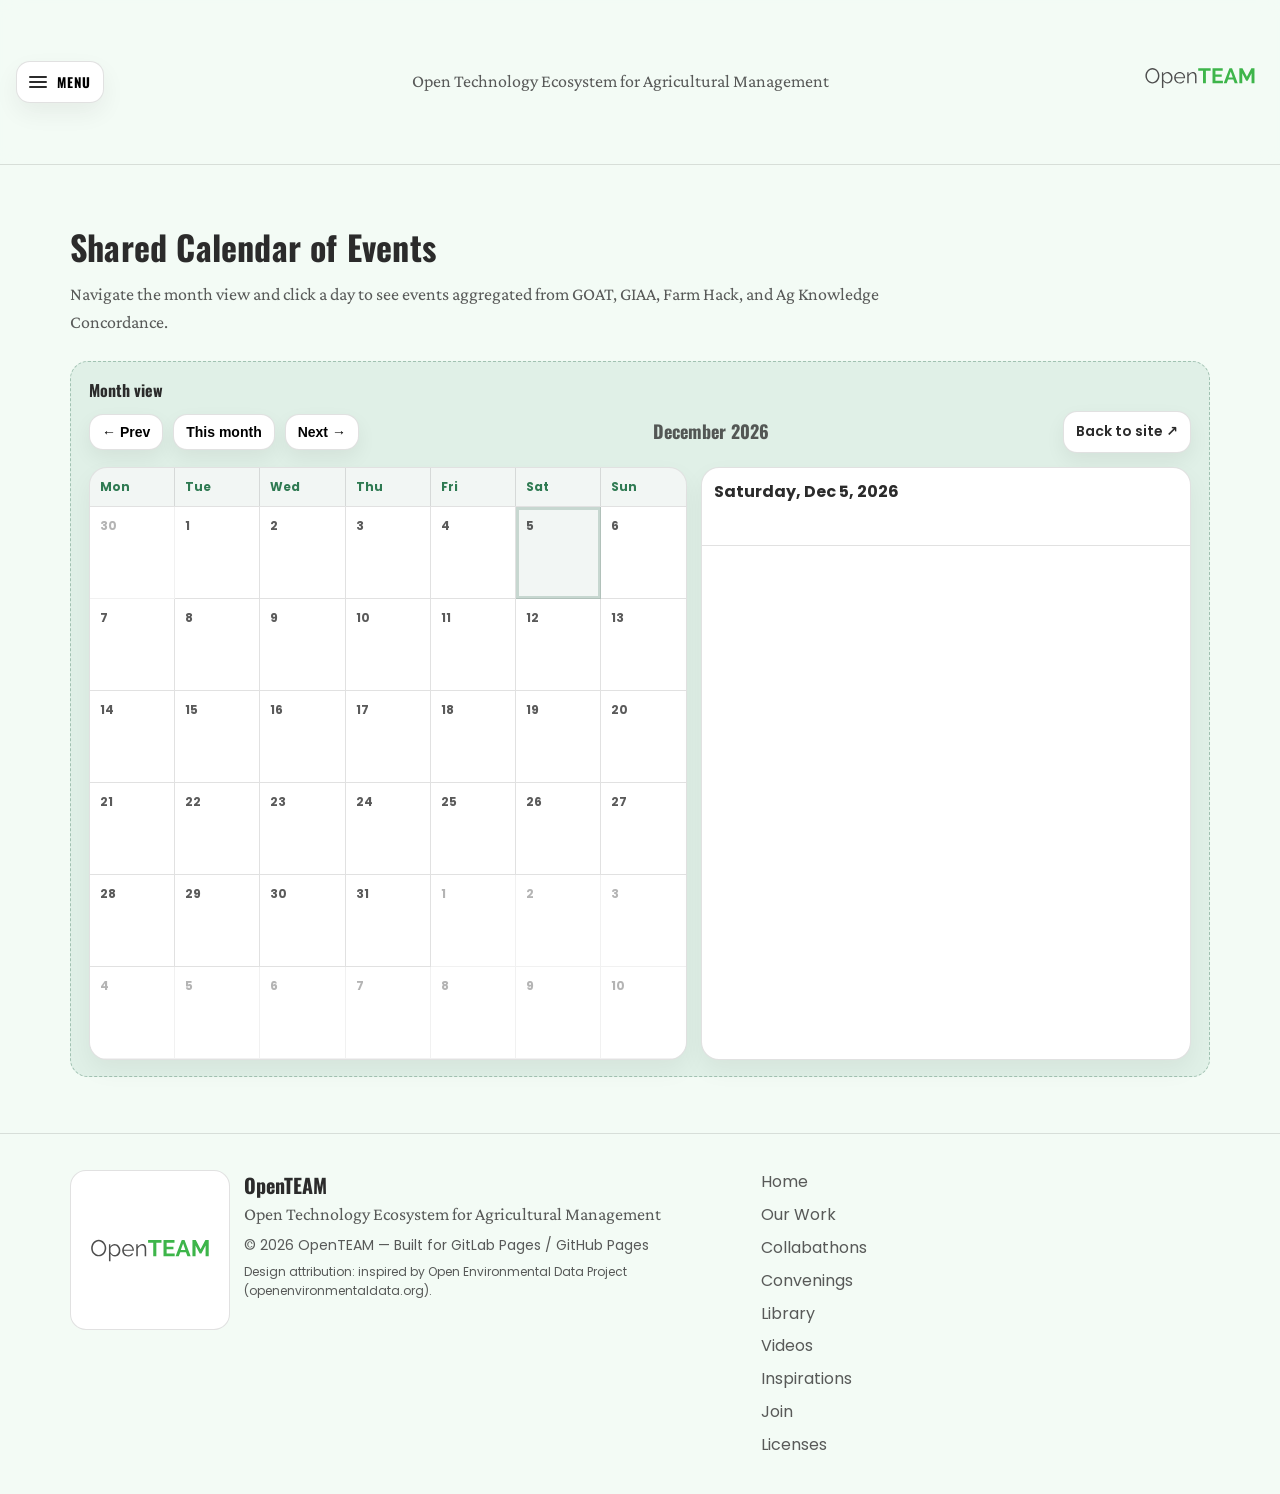
<file: calendar.html>
<!doctype html>
<html lang="en">
<head>
  <meta charset="utf-8" />
  <meta name="viewport" content="width=device-width,initial-scale=1" />
  <title>OpenTEAM — Open Technology Ecosystem for Agricultural Management</title>
  <meta name="description" content="OpenTEAM is a collaborative ecosystem of open-source tools, data practices, and community convenings that help farmers, ranchers, and land stewards manage land regeneratively." />

  <meta property="og:title" content="OpenTEAM" />
  <meta property="og:description" content="Open Technology Ecosystem for Agricultural Management" />
  <meta property="og:image" content="assets/bg_malawi.jpg" />
  <meta name="twitter:card" content="summary_large_image" />

  <link rel="preconnect" href="https://fonts.googleapis.com">
  <link rel="preconnect" href="https://fonts.gstatic.com" crossorigin>
  <link href="https://fonts.googleapis.com/css2?family=Oswald:wght@300;400;600;700&family=Crimson+Pro:ital,wght@0,300;0,400;0,600;1,400&family=Poppins:wght@300;400;500;600;700&display=swap" rel="stylesheet">

  <link rel="stylesheet" href="styles.css" />
</head>

<body id="top">
  <a class="skip-link" href="#main">Skip to content</a>

  <!-- OEDP-inspired: sticky header + over-left drawer -->
  <header class="nav-shell" role="banner">
    <button class="menu-button" id="menuButton" aria-controls="drawer" aria-expanded="false">
      <span class="menu-icon" aria-hidden="true"><span></span></span>
      <span class="menu-label">MENU</span>
    </button>

    <div class="nav-title">
      <div class="nav-title-text">Open Technology Ecosystem for Agricultural Management</div>
    </div>

    <div class="nav-logo" aria-hidden="true">
      <img src="assets/openteam_logo.svg" alt="" />
    </div>
  </header>

  <aside class="drawer" id="drawer" aria-hidden="true">
    <div class="drawer-inner">
      <div class="drawer-top">
        <div class="drawer-mark">
          <img src="assets/openteam_logo.svg" alt="OpenTEAM logo" />
        </div>
        <div class="drawer-vertical">OpenTEAM</div>
        <button class="drawer-close" id="drawerClose" aria-label="Close menu">✕</button>
      </div>

      <nav class="drawer-links" aria-label="Site">
        <a href="index.html#home" class="drawer-link">HOME</a>
        <a href="index.html#initiatives" class="drawer-link">INITIATIVES</a>
        <a href="index.html#pilots" class="drawer-link">COLLABATHONS</a>
        <a href="index.html#convenings" class="drawer-link">CONVENINGS</a>
        <a href="index.html#library" class="drawer-link">TOOLS, COMMUNITIES &amp; PLATFORMS</a>
        <a href="videos.html" class="drawer-link">VIDEOS</a>
        <a href="index.html#reading" class="drawer-link">INSPIRATIONS</a>
        <a href="index.html#join" class="drawer-link">JOIN</a>
        <a href="licenses.html" class="drawer-link">LICENSES</a>
      </nav>

      <div class="drawer-meta">
        <div class="drawer-meta-title">Contact</div>
        <a class="drawer-meta-link" href="mailto:info@openteam.community?subject=OpenTEAM%20Website%20Inquiry">info@openteam.community</a>
      </div>
    </div>
  </aside>
  <div class="scrim" id="scrim" aria-hidden="true"></div>

  <main id="main">

  <section class="section" id="calendar-page">
    <div class="container">
      <div class="section-head">
        <h2>Shared Calendar of Events</h2>
        <p>Navigate the month view and click a day to see events aggregated from GOAT, GIAA, Farm Hack, and Ag Knowledge Concordance.</p>
      </div>

      <div class="callout" style="margin-top: 14px;">
        <div class="callout-title">Month view</div>
        <div class="callout-body">
          <div class="calpage-nav" style="display:flex; justify-content:space-between; align-items:center; gap:12px; flex-wrap:wrap; margin: 8px 0 14px 0;">
            <div style="display:flex; gap:10px; flex-wrap:wrap;">
              <button class="btn small" type="button" id="calPrev">← Prev</button>
              <button class="btn small" type="button" id="calToday">This month</button>
              <button class="btn small" type="button" id="calNext">Next →</button>
            </div>
            <div style="font-family: Oswald; font-weight:700; font-size: 18px;" id="calMonthTitle">...</div>
            <div style="display:flex; gap:10px; flex-wrap:wrap;">
              <a class="btn small" href="index.html#events">Back to site ↗</a>
            </div>
          </div>

          <div class="calpage-layout" style="display:grid; grid-template-columns: 1.1fr 0.9fr; gap: 14px;">
            <div class="panel" style="padding:0; overflow:hidden;">
              <div id="calDow" style="display:grid; grid-template-columns: repeat(7, minmax(0,1fr)); border-bottom:1px solid var(--border);"></div>
              <div id="calGrid" style="display:grid; grid-template-columns: repeat(7, minmax(0,1fr));"></div>
            </div>
            <div class="panel" style="padding:0; overflow:hidden;">
              <div style="padding: 12px 12px; border-bottom:1px solid var(--border);">
                <div style="font-weight:700;" id="calDayTitle">Select a day</div>
                <div class="muted" style="margin-top: 4px;" id="calDaySub">Events will appear here.</div>
              </div>
              <div id="calDayList" style="padding: 12px 12px; display:grid; gap: 10px;"></div>
            </div>
          </div>
        </div>
      </div>
    </div>
  </section>

  <style>
    @media (max-width: 980px){
      .calpage-layout{ grid-template-columns: 1fr !important; }
    }
    .calcell{
      min-height: 92px;
      padding: 10px;
      border-right:1px solid var(--border);
      border-bottom:1px solid var(--border);
      cursor:pointer;
      background: #fff;
    }
    .calcell:nth-child(7n){ border-right:none; }
    .calcell.other{ opacity: .45; }
    .calcell.selected{ outline: 3px solid rgba(45,106,79,0.22); outline-offset: -3px; background: rgba(45,106,79,0.06); }
    .calnum{ font-size: 12px; font-weight:700; color: var(--muted); }
    .caldots{ display:flex; gap:6px; flex-wrap:wrap; margin-top: 8px; }
    .caldot{ width: 8px; height:8px; border-radius: 99px; background: rgba(43,43,43,0.18); }
    .caldow{
      padding: 10px;
      font-size: 12px;
      font-weight: 700;
      color: var(--accent);
      background: rgba(45,106,79,0.06);
      border-right:1px solid var(--border);
    }
    .caldow:nth-child(7){ border-right:none; }
    .evitem{ border: 1px solid var(--border); border-radius: 16px; padding: 12px; background:#fff; }
    .evitem-title{ font-weight:700; }
    .evitem-when{ margin-top: 6px; font-size: 12px; color: var(--muted); }
    .evitem-tags{ display:flex; gap: 8px; flex-wrap:wrap; margin-top: 10px; }
    .evitem a{ text-decoration:none; color: var(--accent); font-weight:700; }
    .evitem a:hover{ text-decoration:underline; }
  </style>

  <script>
    (function(){
      const DOW = ['Mon','Tue','Wed','Thu','Fri','Sat','Sun'];
      const els = {
        monthTitle: document.getElementById('calMonthTitle'),
        dow: document.getElementById('calDow'),
        grid: document.getElementById('calGrid'),
        dayTitle: document.getElementById('calDayTitle'),
        daySub: document.getElementById('calDaySub'),
        dayList: document.getElementById('calDayList'),
        prev: document.getElementById('calPrev'),
        next: document.getElementById('calNext'),
        today: document.getElementById('calToday'),
      };

      let events = [];
      let cursor = startOfMonth(new Date());
      let selected = null;

      function startOfMonth(d){
        return new Date(Date.UTC(d.getUTCFullYear(), d.getUTCMonth(), 1));
      }
      function monthLabel(d){
        return d.toLocaleString(undefined, { month:'long', year:'numeric' });
      }
      function ymd(d){
        const yyyy = d.getUTCFullYear();
        const mm = String(d.getUTCMonth()+1).padStart(2,'0');
        const dd = String(d.getUTCDate()).padStart(2,'0');
        return `${yyyy}-${mm}-${dd}`;
      }
      function sameDay(a,b){ return ymd(a) === ymd(b); }

      function eventsOnDay(day){
        const k = ymd(day);
        return events.filter(e => (e.start||'').slice(0,10) === k)
          .sort((a,b)=> new Date(a.start).getTime() - new Date(b.start).getTime());
      }

      function renderSelected(){
        if(!selected) return;
        const evs = eventsOnDay(selected);
        els.dayTitle.textContent = selected.toLocaleString(undefined, { weekday:'long', year:'numeric', month:'short', day:'numeric' });
        els.daySub.textContent = evs.length ? `${evs.length} event(s)` : 'No events on this day.';
        els.dayList.innerHTML = evs.map(ev => {
          const t = new Date(ev.start).toLocaleTimeString(undefined, { hour:'2-digit', minute:'2-digit' });
          const tags = [ev.source, ...(ev.tags||[])].filter(Boolean).slice(0,4)
            .map(x=>`<span class="wg-pill">${escapeHtml(x)}</span>`).join('');
          return `
            <div class="evitem">
              <div class="evitem-title">${escapeHtml(ev.title||'Untitled event')}</div>
              <div class="evitem-when">${escapeHtml(t)}${ev.location ? ' • ' + escapeHtml(ev.location) : ''}</div>
              <div class="evitem-tags">${tags}</div>
              <div style="margin-top:10px;">${ev.url ? `<a href="${escapeHtml(ev.url)}" target="_blank" rel="noopener">Open event ↗</a>` : ''}</div>
            </div>`;
        }).join('');
      }

      function escapeHtml(s){
        return (s ?? '').toString()
          .replaceAll('&','&amp;')
          .replaceAll('<','&lt;')
          .replaceAll('>','&gt;')
          .replaceAll('"','&quot;')
          .replaceAll("'",'&#039;');
      }

      function render(){
        els.monthTitle.textContent = monthLabel(cursor);
        els.dow.innerHTML = DOW.map((d,i)=>`<div class="caldow">${d}</div>`).join('');

        const first = new Date(Date.UTC(cursor.getUTCFullYear(), cursor.getUTCMonth(), 1));
        const firstDow = (first.getUTCDay()+6)%7; // Mon=0
        const gridStart = new Date(first);
        gridStart.setUTCDate(first.getUTCDate() - firstDow);

        const days = [];
        for(let i=0;i<42;i++){
          const d = new Date(gridStart);
          d.setUTCDate(gridStart.getUTCDate()+i);
          days.push(d);
        }

        els.grid.innerHTML = days.map(d => {
          const isOther = d.getUTCMonth() !== cursor.getUTCMonth();
          const evs = eventsOnDay(d);
          const dots = evs.slice(0,5).map(()=>`<span class="caldot"></span>`).join('');
          const sel = selected && sameDay(d, selected);
          return `<div class="calcell ${isOther?'other':''} ${sel?'selected':''}" data-ymd="${ymd(d)}">
            <div class="calnum">${d.getUTCDate()}</div>
            <div class="caldots">${dots}</div>
          </div>`;
        }).join('');

        els.grid.querySelectorAll('.calcell').forEach(cell => {
          cell.addEventListener('click', () => {
            const [Y,M,D] = cell.getAttribute('data-ymd').split('-').map(Number);
            selected = new Date(Date.UTC(Y, M-1, D));
            renderSelected();
            render();
          });
        });

        if(!selected){
          const now = new Date();
          if(now.getUTCMonth()===cursor.getUTCMonth() && now.getUTCFullYear()===cursor.getUTCFullYear()){
            selected = new Date(Date.UTC(now.getUTCFullYear(), now.getUTCMonth(), now.getUTCDate()));
            renderSelected();
            render();
          }
        }
      }

      els.prev.addEventListener('click', () => { cursor = new Date(Date.UTC(cursor.getUTCFullYear(), cursor.getUTCMonth()-1, 1)); selected = null; render(); });
      els.next.addEventListener('click', () => { cursor = new Date(Date.UTC(cursor.getUTCFullYear(), cursor.getUTCMonth()+1, 1)); selected = null; render(); });
      els.today.addEventListener('click', () => { cursor = startOfMonth(new Date()); selected = null; render(); });

      fetch('data/events.json', { cache:'no-store' })
        .then(r => r.ok ? r.json() : Promise.reject(new Error('events.json not found')))
        .then(json => { events = Array.isArray(json) ? json : (json.items || []); render(); })
        .catch(err => { console.error(err); els.monthTitle.textContent = 'Could not load events.'; });
    })();
  </script>

</main>

<footer class="footer">
    <div class="container footer-grid">
      <div class="footer-brand">
        <img src="assets/openteam_logo.svg" alt="OpenTEAM logo" class="footer-logo" />
        <div>
          <div class="footer-title">OpenTEAM</div>
          <div class="footer-subtitle">Open Technology Ecosystem for Agricultural Management</div>
          <div class="footer-meta">© <span id="year"></span> OpenTEAM — Built for GitLab Pages / GitHub Pages</div>
          <div class="footer-meta small">Design attribution: inspired by Open Environmental Data Project (openenvironmentaldata.org).</div>
        </div>
      </div>

      <div class="footer-links">
        <a href="index.html#home">Home</a>
        <a href="index.html#initiatives">Our Work</a>
        <a href="index.html#pilots">Collabathons</a>
        <a href="index.html#convenings">Convenings</a>
        <a href="index.html#library">Library</a>
        <a href="videos.html">Videos</a>
        <a href="index.html#reading">Inspirations</a>
        <a href="index.html#join">Join</a>
        <a href="licenses.html">Licenses</a>
      </div>
    </div>
  </footer>

  <script src="script.js"></script>
</body>
</html>
</file>
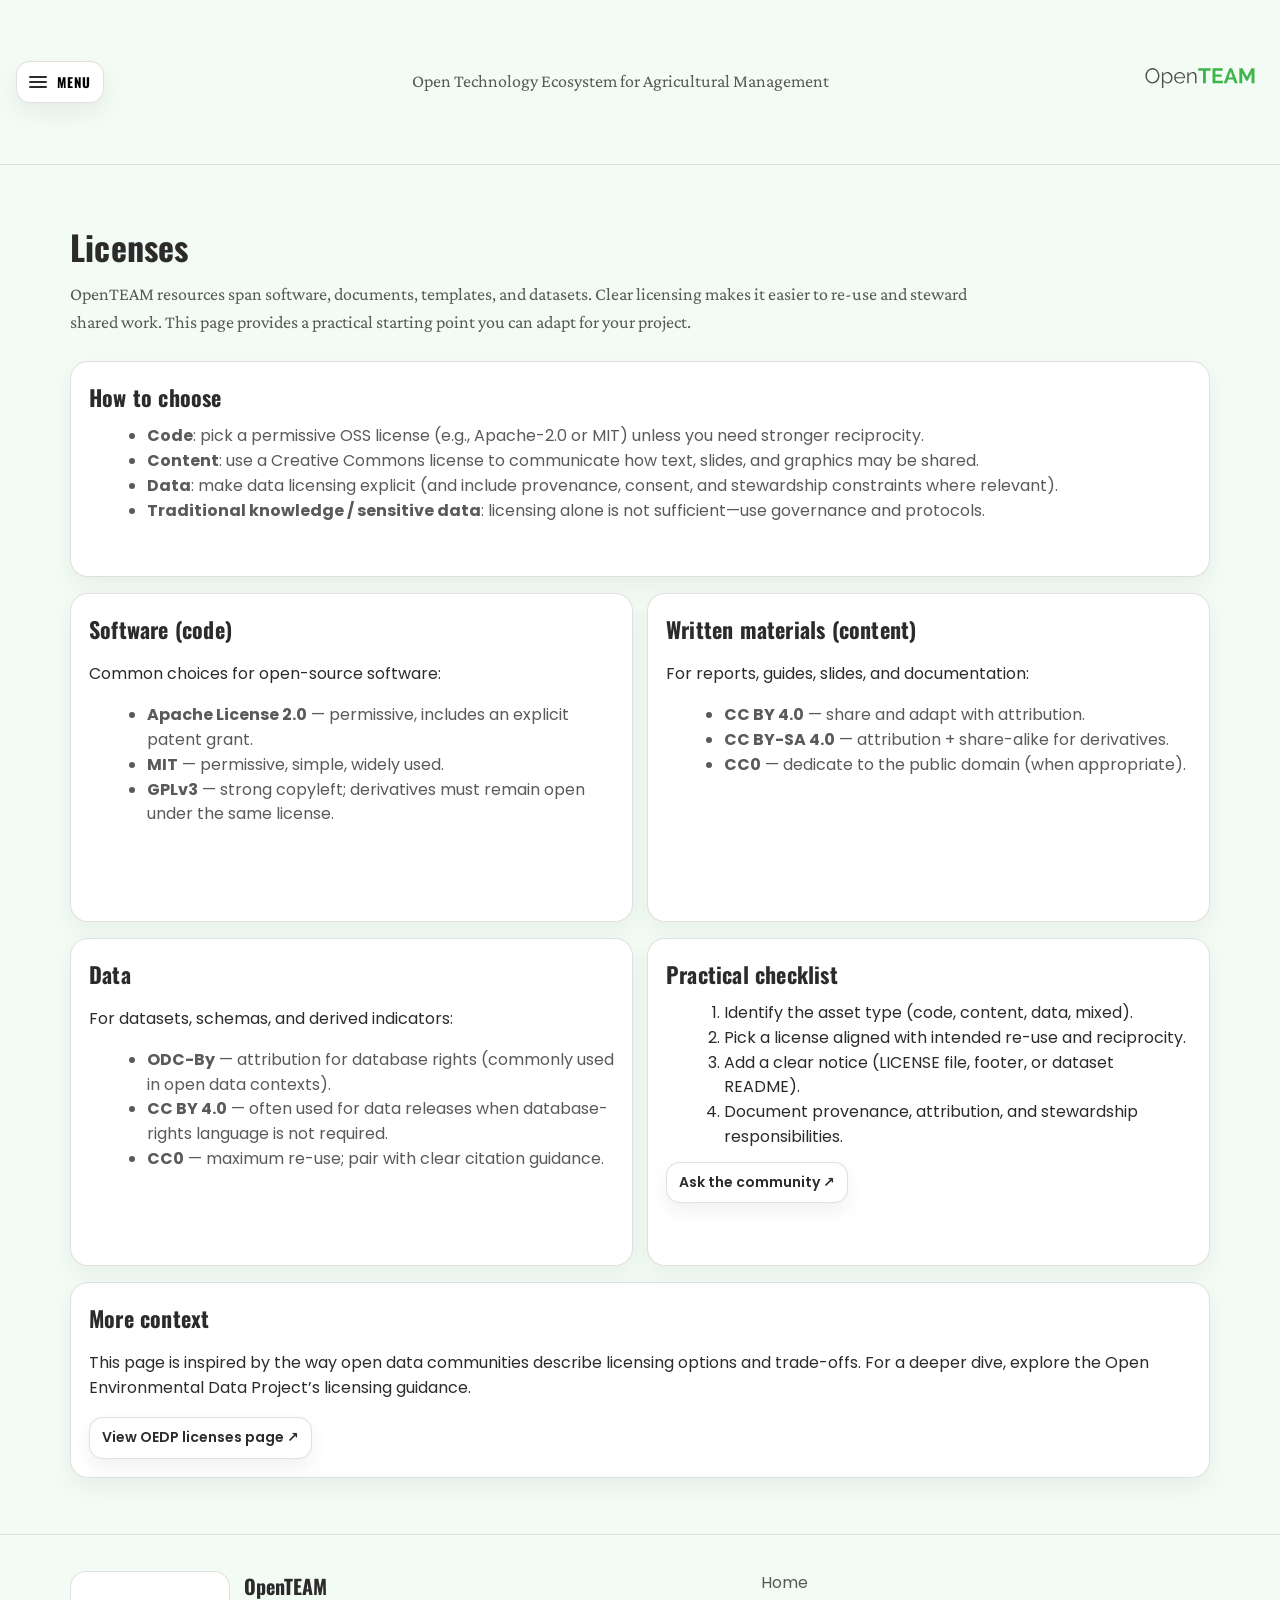
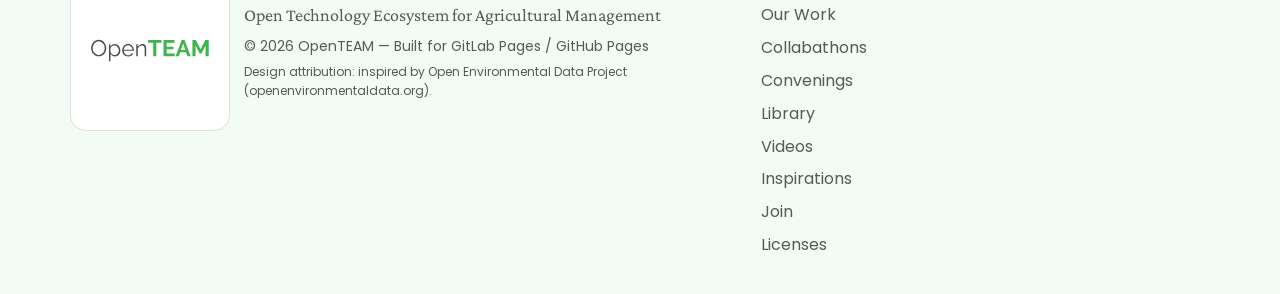
<file: licenses.html>
<!doctype html>
<html lang="en">
<head>
  <meta charset="utf-8" />
  <meta name="viewport" content="width=device-width,initial-scale=1" />
  <title>OpenTEAM — Licenses</title>
  <meta name="description" content="OpenTEAM licensing guidance for code, content, and data, adapted from common open licensing practices." />

  <meta property="og:title" content="OpenTEAM Licenses" />
  <meta property="og:description" content="Licenses and re-use guidance for OpenTEAM resources" />
  <meta property="og:image" content="assets/bg_malawi.jpg" />
  <meta name="twitter:card" content="summary_large_image" />

  <link rel="preconnect" href="https://fonts.googleapis.com">
  <link rel="preconnect" href="https://fonts.gstatic.com" crossorigin>
  <link href="https://fonts.googleapis.com/css2?family=Oswald:wght@300;400;600;700&family=Crimson+Pro:ital,wght@0,300;0,400;0,600;1,400&family=Poppins:wght@300;400;500;600;700&display=swap" rel="stylesheet">

  <link rel="stylesheet" href="styles.css" />
</head>

<body id="top">
  <a class="skip-link" href="#main">Skip to content</a>

  <header class="nav-shell" role="banner">
    <button class="menu-button" id="menuButton" aria-controls="drawer" aria-expanded="false">
      <span class="menu-icon" aria-hidden="true"><span></span></span>
      <span class="menu-label">MENU</span>
    </button>

    <div class="nav-title">
      <div class="nav-title-text">Open Technology Ecosystem for Agricultural Management</div>
    </div>

    <div class="nav-logo" aria-hidden="true">
      <img src="assets/openteam_logo.svg" alt="" />
    </div>
  </header>

  <aside class="drawer" id="drawer" aria-hidden="true">
    <div class="drawer-inner">
      <div class="drawer-top">
        <div class="drawer-mark">
          <img src="assets/openteam_logo.svg" alt="OpenTEAM logo" />
        </div>
        <div class="drawer-vertical">OpenTEAM</div>
        <button class="drawer-close" id="drawerClose" aria-label="Close menu">✕</button>
      </div>

      <nav class="drawer-links" aria-label="Site">
        <a href="index.html#home" class="drawer-link">HOME</a>
        <a href="index.html#initiatives" class="drawer-link">INITIATIVES</a>
        <a href="index.html#pilots" class="drawer-link">COLLABATHONS</a>
        <a href="index.html#convenings" class="drawer-link">CONVENINGS</a>
        <a href="index.html#library" class="drawer-link">TOOLS, COMMUNITIES &amp; PLATFORMS</a>
        <a href="index.html#reading" class="drawer-link">INSPIRATIONS</a>
        <a href="index.html#join" class="drawer-link">JOIN</a>
        <a href="videos.html" class="drawer-link">VIDEOS</a>
        <a href="licenses.html" class="drawer-link">LICENSES</a>
      </nav>

      <div class="drawer-meta">
        <div class="drawer-meta-title">Contact</div>
        <a class="drawer-meta-link" href="mailto:info@openteam.community?subject=OpenTEAM%20Website%20Inquiry">info@openteam.community</a>
      </div>
    </div>
  </aside>
  <div class="scrim" id="scrim" aria-hidden="true"></div>

  <main id="main">
    <section class="section" id="licenses-page">
      <div class="container">
        <div class="section-head">
          <h2>Licenses</h2>
          <p>
            OpenTEAM resources span software, documents, templates, and datasets. Clear licensing makes it easier to re-use and steward shared work.
            This page provides a practical starting point you can adapt for your project.
          </p>
        </div>

        <article class="panel" style="margin-top: 14px;">
          <h3 style="margin-top:0;">How to choose</h3>
          <ul style="margin: 10px 0 0 18px;">
            <li><strong>Code</strong>: pick a permissive OSS license (e.g., Apache-2.0 or MIT) unless you need stronger reciprocity.</li>
            <li><strong>Content</strong>: use a Creative Commons license to communicate how text, slides, and graphics may be shared.</li>
            <li><strong>Data</strong>: make data licensing explicit (and include provenance, consent, and stewardship constraints where relevant).</li>
            <li><strong>Traditional knowledge / sensitive data</strong>: licensing alone is not sufficient—use governance and protocols.</li>
          </ul>
          <div class="muted" style="margin-top: 10px;">
            Note: This is guidance, not legal advice. If you have questions about compliance or rights, consult counsel.
          </div>
        </article>

        <div class="split" style="margin-top: 16px;">
          <article class="panel">
            <h3>Software (code)</h3>
            <p>Common choices for open-source software:</p>
            <ul style="margin: 10px 0 0 18px;">
              <li><strong>Apache License 2.0</strong> — permissive, includes an explicit patent grant.</li>
              <li><strong>MIT</strong> — permissive, simple, widely used.</li>
              <li><strong>GPLv3</strong> — strong copyleft; derivatives must remain open under the same license.</li>
            </ul>
            <p class="muted" style="margin-top: 10px;">Include a LICENSE file in your repository and add SPDX identifiers (e.g., <code>Apache-2.0</code>).</p>
          </article>

          <article class="panel">
            <h3>Written materials (content)</h3>
            <p>For reports, guides, slides, and documentation:</p>
            <ul style="margin: 10px 0 0 18px;">
              <li><strong>CC BY 4.0</strong> — share and adapt with attribution.</li>
              <li><strong>CC BY-SA 4.0</strong> — attribution + share-alike for derivatives.</li>
              <li><strong>CC0</strong> — dedicate to the public domain (when appropriate).</li>
            </ul>
            <p class="muted" style="margin-top: 10px;">If you include third-party images or text, ensure you have rights to relicense them.</p>
          </article>
        </div>

        <div class="split" style="margin-top: 16px;">
          <article class="panel">
            <h3>Data</h3>
            <p>For datasets, schemas, and derived indicators:</p>
            <ul style="margin: 10px 0 0 18px;">
              <li><strong>ODC-By</strong> — attribution for database rights (commonly used in open data contexts).</li>
              <li><strong>CC BY 4.0</strong> — often used for data releases when database-rights language is not required.</li>
              <li><strong>CC0</strong> — maximum re-use; pair with clear citation guidance.</li>
            </ul>
            <p class="muted" style="margin-top: 10px;">Always include metadata: who created it, when, how collected, and any constraints.</p>
          </article>

          <article class="panel">
            <h3>Practical checklist</h3>
            <ol style="margin: 10px 0 0 18px;">
              <li>Identify the asset type (code, content, data, mixed).</li>
              <li>Pick a license aligned with intended re-use and reciprocity.</li>
              <li>Add a clear notice (LICENSE file, footer, or dataset README).</li>
              <li>Document provenance, attribution, and stewardship responsibilities.</li>
            </ol>
            <div style="margin-top: 12px;">
              <a class="btn small" href="index.html#join">Ask the community ↗</a>
            </div>
          </article>
        </div>

        <article class="panel" style="margin-top: 16px;">
          <h3 style="margin-top:0;">More context</h3>
          <p>
            This page is inspired by the way open data communities describe licensing options and trade-offs.
            For a deeper dive, explore the Open Environmental Data Project’s licensing guidance.
          </p>
          <div style="margin-top: 12px;">
            <a class="btn small" href="https://www.openenvironmentaldata.org/licenses" target="_blank" rel="noopener">View OEDP licenses page ↗</a>
          </div>
        </article>

      </div>
    </section>
  </main>

  <footer class="footer">
    <div class="container footer-grid">
      <div class="footer-brand">
        <img src="assets/openteam_logo.svg" alt="OpenTEAM logo" class="footer-logo" />
        <div>
          <div class="footer-title">OpenTEAM</div>
          <div class="footer-subtitle">Open Technology Ecosystem for Agricultural Management</div>
          <div class="footer-meta">© <span id="year"></span> OpenTEAM — Built for GitLab Pages / GitHub Pages</div>
          <div class="footer-meta small">Design attribution: inspired by Open Environmental Data Project (openenvironmentaldata.org).</div>
        </div>
      </div>

      <div class="footer-links">
        <a href="index.html#home">Home</a>
        <a href="index.html#initiatives">Our Work</a>
        <a href="index.html#pilots">Collabathons</a>
        <a href="index.html#convenings">Convenings</a>
        <a href="index.html#library">Library</a>
        <a href="videos.html">Videos</a>
        <a href="index.html#reading">Inspirations</a>
        <a href="index.html#join">Join</a>
        <a href="licenses.html">Licenses</a>
      </div>
    </div>
  </footer>

  <script src="script.js"></script>
</body>
</html>
</file>
<file: styles.css>
/* OEDP-inspired layout + typography, adapted for OpenTEAM on GitLab/GitHub Pages */
:root{
  /* Light green theme */
  --bg: #f3fbf5;
  --bg-alt: #e7f5ea;
  --text: #2b2b2b;
  --muted: rgba(43,43,43,0.78);
  --border: rgba(43,43,43,0.14);
  --shadow: 0 14px 40px rgba(0,0,0,0.08);

  /* Accent greens (slightly lighter for more pop on pale background) */
  --accent: #2f7a52;
  --accent-2: #4fb57c;

  --menu-bg: #2b2b2b;
  --menu-text: #ffffff;

  --radius: 18px;
  --container: 1140px;
  --space-2: 16px;
  --space-3: 24px;
  --space-4: 36px;
  --space-5: 56px;
}

*{box-sizing:border-box}
html{scroll-behavior:smooth}
body{
  margin:0;
  background:var(--bg);
  color:var(--text);
  font-family: "Poppins", system-ui, -apple-system, Segoe UI, Roboto, Helvetica, Arial;
  line-height:1.55;
}
a{color:var(--text); text-decoration-color: rgba(43,43,43,0.35); text-underline-offset: 2px;}
a:hover{opacity:0.92}
h2, h3{font-family: "Oswald", system-ui, sans-serif; letter-spacing: 0.2px;}
h2{font-size: 34px; margin:0 0 8px 0;}
h3{font-size: 22px; margin:0 0 10px 0;}

.container{
  width:min(var(--container), calc(100% - 2*var(--space-3)));
  margin-inline:auto;
}
.skip-link{
  position:absolute; left:-9999px; top:auto; width:1px; height:1px; overflow:hidden;
}
.skip-link:focus{
  left: var(--space-3); top: var(--space-3);
  width:auto; height:auto; padding: 10px 12px;
  background: white; border:1px solid var(--border); border-radius: 12px; z-index: 1000;
}

/* NAV */
.nav-shell{
  position:sticky;
  top:0;
  z-index: 60;
  display:flex;
  align-items:center;
  justify-content:space-between;
  padding: 14px 16px;
  background: rgba(243,251,245,0.86);
  backdrop-filter: blur(10px);
  border-bottom: 1px solid var(--border);
}
.menu-button{
  display:flex; align-items:center; gap: 10px;
  border: 1px solid var(--border);
  background: white;
  padding: 10px 12px;
  border-radius: 14px;
  box-shadow: 0 10px 24px rgba(0,0,0,0.06);
  cursor:pointer;
}
.menu-icon{
  width: 18px; height: 12px; position:relative; display:inline-block;
}
.menu-icon::before, .menu-icon::after, .menu-icon span{
  content:"";
  position:absolute; left:0; right:0;
  height:2px; background: var(--text); border-radius: 2px;
}
.menu-icon::before{top:0}
.menu-icon::after{bottom:0}
.menu-icon span{top:50%; transform: translateY(-50%);}
.menu-label{
  font-family: "Oswald", system-ui, sans-serif;
  font-weight:700;
  letter-spacing: 0.08em;
}
.nav-title-text{
  font-family: "Crimson Pro", serif;
  font-size: 18px;
  color: var(--muted);
}
.nav-logo img{
  width: 128px; height: 128px;
  object-fit: contain;
}

/* Drawer */
.drawer{
  position:fixed;
  top:0; left:0;
  width: 360px;
  max-width: 86vw;
  height: 100vh;
  background: var(--menu-bg);
  color: var(--menu-text);
  transform: translateX(-110%);
  transition: transform 240ms ease;
  z-index: 100;
  border-right: 1px solid rgba(255,255,255,0.12);
}
.drawer.open{transform: translateX(0);}
.drawer-inner{height:100%; padding: 18px 18px 22px 18px; display:flex; flex-direction:column; gap: 18px;}
.drawer-top{
  display:flex; align-items:flex-start; justify-content:space-between; gap: 12px;
  position:relative;
}
.drawer-mark img{
  width: 96px; height: 96px; object-fit: contain;
  background: rgba(255,255,255,0.92);
  border-radius: 18px;
  padding: 10px;
}
.drawer-close{
  border: 1px solid rgba(255,255,255,0.18);
  background: transparent;
  color: var(--menu-text);
  border-radius: 12px;
  padding: 8px 10px;
  cursor:pointer;
  font-size: 16px;
}
.drawer-vertical{
  position:absolute;
  left: 108px;
  top: 10px;
  writing-mode: vertical-rl;
  transform: rotate(180deg);
  font-family: "Oswald", system-ui, sans-serif;
  letter-spacing: 0.10em;
  text-transform: uppercase;
  font-size: 12px;
  color: rgba(255,255,255,0.86);
  pointer-events:none;
}
.drawer-links{
  display:flex;
  flex-direction:column;
  gap: 10px;
  margin-top: 8px;
}
.drawer-link{
  display:block;
  padding: 12px 12px;
  border-radius: 14px;
  color: var(--menu-text);
  text-decoration:none;
  font-family: "Oswald", system-ui, sans-serif;
  font-weight: 700;
  letter-spacing: 0.06em;
}
.drawer-link:hover{background: rgba(255,255,255,0.08); opacity:1;}
.drawer-meta{margin-top:auto; padding-top: 12px; border-top: 1px solid rgba(255,255,255,0.12);}
.drawer-meta-title{font-family:"Oswald"; letter-spacing: 0.08em; text-transform: uppercase; font-size: 12px; color: rgba(255,255,255,0.78);}
.drawer-meta-link{display:inline-block; margin-top: 6px; color: rgba(255,255,255,0.95); text-decoration:none;}
.drawer-meta-link:hover{opacity:0.9;}

.scrim{
  position:fixed;
  inset:0;
  background: rgba(0,0,0,0.35);
  opacity:0;
  pointer-events:none;
  transition: opacity 200ms ease;
  z-index: 90;
}
.scrim.open{opacity:1; pointer-events:auto;}

/* HERO */
.hero{padding: var(--space-5) 0;}
.hero-grid{
  display:grid;
  grid-template-columns: 1.05fr 0.95fr;
  gap: var(--space-4);
  align-items:start;
}
.feature-head{
  font-family: "Oswald", system-ui, sans-serif;
  font-weight: 700;
  font-size: clamp(34px, 4vw, 54px);
  line-height: 1.05;
  margin:0 0 var(--space-2) 0;
}
.feature-sub{
  margin:0 0 var(--space-3) 0;
  color: var(--muted);
  font-family: "Crimson Pro", serif;
  font-size: 19px;
  max-width: 68ch;
}
.hero-ctas{display:flex; gap: 12px; flex-wrap:wrap; margin-bottom: var(--space-3);}
.btn{
  display:inline-flex;
  align-items:center;
  justify-content:center;
  padding: 10px 14px;
  border-radius: 14px;
  border: 1px solid var(--border);
  background: white;
  text-decoration:none;
  font-weight: 600;
  box-shadow: 0 8px 20px rgba(0,0,0,0.06);
}
.btn.primary{
  color: white;
  border: 1px solid rgba(0,0,0,0.05);
  background: linear-gradient(180deg, var(--accent-2), var(--accent));
}
.btn.small{padding: 9px 12px; font-size: 14px;}
.hero-notes{display:grid; grid-template-columns: 1fr 1fr; gap: 12px;}
.note{
  background: rgba(255,255,255,0.72);
  border: 1px solid var(--border);
  border-radius: var(--radius);
  padding: 14px;
}
.note-title{font-family:"Oswald"; font-weight:700; letter-spacing:0.02em;}
.note-body{color: var(--muted); font-size: 14px;}

.tile-grid{
  display:grid;
  grid-template-columns: 1fr 1fr;
  gap: 12px;
}
.tile{
  display:block;
  border: 1px solid rgba(255,255,255,0.15);
  border-radius: var(--radius);
  padding: 16px;
  text-decoration:none;
  color: white;
  position:relative;
  overflow:hidden;
  box-shadow: var(--shadow);
  min-height: 132px;
}
.tile::before{
  content:"";
  position:absolute; inset:0;
  background: rgba(0,0,0,0.38);
}
.tile > *{position:relative; z-index:1;}
.tile-top{display:flex; align-items:flex-start; justify-content:space-between; gap: 10px;}
.tile-title{font-family:"Oswald"; font-size: 20px; font-weight:700;}
.tile-arrow{font-size: 18px;}
.tile-desc{margin-top: 8px; color: rgba(255,255,255,0.90); font-size: 13px; line-height:1.35;}
.hero-caption{
  margin-top: 12px;
  padding: 14px 16px;
  border-radius: var(--radius);
  background: white;
  border: 1px solid var(--border);
  color: var(--muted);
  box-shadow: 0 10px 24px rgba(0,0,0,0.05);
}

/* Background tiles */
.tile-covercrop{background: url("assets/bg_covercrop.jpg") center/cover no-repeat;}
.tile-mycelium{background: url("assets/bg_mycelium.jpg") center/cover no-repeat;}
.tile-fieldpatterns{background: url("assets/bg_fieldpatterns.jpg") center/cover no-repeat;}
.tile-malawi{background: url("assets/bg_malawi.jpg") center/cover no-repeat;}

/* Sections */
.section{padding: var(--space-5) 0;}
.section.alt{background: var(--bg-alt); border-top: 1px solid var(--border); border-bottom: 1px solid var(--border);}
.section-head p{margin: 0; color: var(--muted); max-width: 90ch; font-family:"Crimson Pro", serif; font-size: 18px;}
.section-head{margin-bottom: var(--space-3);}

.cards{
  display:grid;
  grid-template-columns: repeat(4, 1fr);
  gap: 14px;
}
.cards.two{grid-template-columns: repeat(2, 1fr);}
.card{
  border: 1px solid rgba(255,255,255,0.15);
  border-radius: var(--radius);
  padding: 18px;
  box-shadow: 0 10px 24px rgba(0,0,0,0.06);
  position:relative;
  overflow:hidden;
  color: white;
  min-height: 210px;
}
.card::before{
  content:"";
  position:absolute; inset:0;
  background: rgba(0,0,0,0.45);
}
.card > *{position:relative; z-index:1;}
.card p{margin: 0 0 10px 0;}
.muted{color: rgba(255,255,255,0.86);}

/* Background cards */
.card-covercrop{background: url("assets/bg_covercrop.jpg") center/cover no-repeat;}
.card-mycelium{background: url("assets/bg_mycelium.jpg") center/cover no-repeat;}
.card-fieldpatterns{background: url("assets/bg_fieldpatterns.jpg") center/cover no-repeat;}
.card-malawi{background: url("assets/bg_malawi.jpg") center/cover no-repeat;}

.split{
  display:grid;
  grid-template-columns: 1fr 1fr;
  gap: 14px;
}
.panel{
  background: white;
  border: 1px solid var(--border);
  border-radius: var(--radius);
  padding: 18px;
  box-shadow: 0 10px 24px rgba(0,0,0,0.05);
  color: var(--text);
}
.panel ul{margin: 10px 0 0 18px; color: var(--muted);}
.callout{
  margin-top: var(--space-3);
  padding: 16px 18px;
  border-radius: var(--radius);
  border: 1px dashed rgba(45,106,79,0.35);
  background: rgba(64,145,108,0.10);
}
.callout-title{font-family:"Oswald"; font-weight:700;}
.callout-body{color: var(--muted); margin-top: 6px;}

/* Higher-contrast helper text in Collabathons & Current Work */
#pilots .section-head .muted{ color: rgba(43,43,43,0.92); }
#pilots .panel-help .muted{ color: rgba(43,43,43,0.94); }
#pilots .wg-project-cards__head .muted{ color: rgba(43,43,43,0.90); }

/* Make the help bubble read more clearly on the light green theme */
#pilots .panel.panel-help{
  border: 1px dashed rgba(47,122,82,0.35);
  background: rgba(79,181,124,0.10);
}

/* Stronger contrast for the email CTAs in the Join section */
#join a.btn.small{
  color: #ffffff;
  border: 1px solid rgba(0,0,0,0.06);
  background: linear-gradient(180deg, var(--accent-2), var(--accent));
  box-shadow: 0 12px 26px rgba(0,0,0,0.12);
}
#join a.btn.small:hover{ filter: brightness(1.02); opacity: 1; }

.events{display:grid; gap: 12px;}
.event{
  display:grid;
  grid-template-columns: 90px 1fr;
  gap: 14px;
  align-items:center;
  background: white;
  border: 1px solid var(--border);
  border-radius: var(--radius);
  padding: 14px;
  box-shadow: 0 10px 24px rgba(0,0,0,0.05);
}
.event-date{
  border-radius: 16px;
  border: 1px solid rgba(45,106,79,0.25);
  background: rgba(45,106,79,0.06);
  padding: 10px 10px;
  text-align:center;
}
.event-month{font-size: 12px; letter-spacing: 0.3px; color: var(--accent); font-family:"Oswald"; font-weight:700;}
.event-day{font-size: 22px; font-family:"Oswald"; font-weight:700;}
.event-body h3{margin:0 0 4px 0;}
.event-body p{margin:0; color: var(--muted);}

/* Footer */
.footer{
  border-top: 1px solid var(--border);
  padding: var(--space-4) 0;
  background: var(--bg);
}
.footer-grid{
  display:grid;
  grid-template-columns: 1.2fr 0.8fr;
  gap: 18px;
  align-items:start;
}
.footer-brand{display:flex; gap: 14px; align-items:flex-start;}
.footer-logo{width: 160px; height: 160px; object-fit: contain; background: white; border: 1px solid var(--border); border-radius: 16px; padding: 10px;}
.footer-title{font-family:"Oswald"; font-weight:700; font-size: 20px;}
.footer-subtitle{color: var(--muted); font-family:"Crimson Pro"; font-size: 18px;}
.footer-meta{margin-top: 6px; color: var(--muted); font-size: 14px;}
.footer-meta.small{font-size: 12px;}
.footer-links{display:flex; flex-direction:column; gap: 8px;}
.footer-links a{color: var(--muted); text-decoration:none;}
.footer-links a:hover{color: var(--text); opacity:1;}

/* Responsive */
@media (max-width: 980px){
  .hero-grid{grid-template-columns: 1fr; gap: var(--space-3);}
  .cards{grid-template-columns: 1fr 1fr;}
  .cards.two{grid-template-columns: 1fr;}
  .split{grid-template-columns: 1fr;}
  .tile-grid{grid-template-columns: 1fr 1fr;}
  .footer-grid{grid-template-columns: 1fr;}
}
@media (max-width: 640px){
  .nav-title{display:none;}
  .hero-notes{grid-template-columns: 1fr;}
  .tile-grid{grid-template-columns: 1fr;}
  .cards{grid-template-columns: 1fr;}
  .event{grid-template-columns: 1fr; }
  .event-date{width: 110px;}
}


/* Ensure links are readable on image cards */
.card a{color:#ffffff; text-decoration-color: rgba(255,255,255,0.65);} .card a:hover{opacity:0.92;}



/* ===== Scrolling cards (Projects / Tool-Community-Platform / Attributions) ===== */
.wg-project-cards{ margin-top: 18px; }
.wg-project-cards__head h3{ margin:0 0 6px 0; }
.wg-project-cards__wrap{ position: relative; }

.wg-project-cards__rail,
.tcp-rail,
.attr-rail{
  display:grid;
  grid-auto-flow: column;
  gap: 12px;
  overflow-x: auto;
  padding: 6px 2px 10px 2px;
  scroll-snap-type: x mandatory;
  scroll-padding: 8px;
  -webkit-overflow-scrolling: touch;
}
.wg-project-cards__rail{ grid-auto-columns: minmax(250px, 280px); }
.tcp-rail{ grid-auto-columns: minmax(220px, 260px); }
.attr-rail{ grid-auto-columns: minmax(180px, 220px); }

.wg-project-cards__rail::-webkit-scrollbar,
.tcp-rail::-webkit-scrollbar,
.attr-rail::-webkit-scrollbar{ height: 10px; }
.wg-project-cards__rail::-webkit-scrollbar-track,
.tcp-rail::-webkit-scrollbar-track,
.attr-rail::-webkit-scrollbar-track{ background: transparent; }
.wg-project-cards__rail::-webkit-scrollbar-thumb,
.tcp-rail::-webkit-scrollbar-thumb,
.attr-rail::-webkit-scrollbar-thumb{
  background: rgba(43,43,43,0.16);
  border-radius: 999px;
}

.wg-edge-arrow{
  position:absolute;
  top:50%;
  transform: translateY(-50%);
  width:40px; height:44px;
  border-radius: 14px;
  border: 1px solid var(--border);
  background: rgba(255,255,255,0.78);
  color: var(--text);
  font-size: 22px;
  line-height: 1;
  cursor: pointer;
  z-index: 3;
  display:inline-flex;
  align-items:center;
  justify-content:center;
  box-shadow: 0 10px 20px rgba(0,0,0,0.08);
}
.wg-edge-arrow:hover{ background: rgba(255,255,255,0.92); }
.wg-edge-arrow:disabled{ opacity:0.35; cursor: default; }
.wg-edge-arrow--left{ left: 6px; }
.wg-edge-arrow--right{ right: 6px; }

.wg-rail-fade{
  position:absolute;
  top:0; bottom:0;
  width:46px;
  pointer-events:none;
  z-index:2;
}
.wg-rail-fade--left{
  left:0;
  background: linear-gradient(to right, var(--bg-alt), rgba(242,243,235,0));
}
.wg-rail-fade--right{
  right:0;
  background: linear-gradient(to left, var(--bg-alt), rgba(242,243,235,0));
}

/* Project cards */
.wg-project-card{
  scroll-snap-align: start;
  border-radius: var(--radius);
  border: 1px solid var(--border);
  background: #fff;
  box-shadow: var(--shadow);
  overflow:hidden;
  position: relative;
}
.wg-project-card::before{
  content:"";
  position:absolute;
  top:10px;
  left:10px;
  width:28px;
  height:28px;
  border-radius: 10px;
  border: 1px solid var(--border);
  background-color: rgba(43,43,43,0.03);
  /* Collabathon icon source (used as a sprite-like header graphic) */
  background-image: url('https://openteam.community/wp-content/uploads/2021/07/Collab_Header-768x230.png');
  background-repeat: no-repeat;
  /* Scale down the banner and “crop” to the left-most icon */
  background-size: 210px auto;
  background-position: 6px 50%;
}
.wg-project-card__top{ padding: 12px 12px 10px 48px; display:grid; gap:10px; }
.wg-project-card__name{ margin:0; font-size:14px; line-height:1.25; }
.wg-project-card__one-liner{ margin:0; font-size:12.5px; color: var(--muted); line-height:1.35; }
.wg-project-card__meta{ display:flex; flex-wrap:wrap; gap:6px; }
.wg-pill{
  font-size: 11px;
  padding: 5px 8px;
  border-radius: 999px;
  border: 1px solid var(--border);
  background: rgba(43,43,43,0.03);
  white-space: nowrap;
}
.wg-project-card__details{ border-top: 1px solid var(--border); background: rgba(43,43,43,0.02); }
.wg-project-card__summary{
  list-style:none;
  cursor:pointer;
  display:flex;
  justify-content:space-between;
  align-items:center;
  gap:10px;
  padding: 10px 12px;
  font-size: 12.5px;
  user-select:none;
}
.wg-project-card__details summary::-webkit-details-marker{ display:none; }
.wg-project-card__chev{ transition: transform 160ms ease; opacity:0.9; }
.wg-project-card__details[open] .wg-project-card__chev{ transform: rotate(180deg); }
.wg-project-card__body{ padding: 10px 12px 12px; font-size: 12.5px; line-height: 1.45; color: var(--muted); }
.wg-project-card__links{ display:flex; gap:8px; flex-wrap:wrap; margin-top:10px; }
.wg-project-card__links a{
  text-decoration:none;
  border: 1px solid var(--border);
  background: rgba(43,43,43,0.03);
  color: var(--text);
  font-size: 12px;
  padding: 6px 9px;
  border-radius: 999px;
}
.wg-project-card__links a:hover{ background: rgba(43,43,43,0.06); }

/* Tool/Community/Platform cards */
.tcp-card{ scroll-snap-align:start; }
.tcp-card__link{
  display:block;
  border-radius: var(--radius);
  border: 1px solid var(--border);
  background:#fff;
  box-shadow: var(--shadow);
  padding: 12px;
  text-decoration:none;
  color: var(--text);
}
.tcp-card__top{ display:flex; align-items:center; gap:10px; }
.tcp-card__logo{ width:34px; height:34px; border-radius: 10px; border:1px solid var(--border); background: var(--bg-alt); }
.tcp-card__name{ font-weight:600; font-size: 13px; line-height:1.2; }
.tcp-card__tag{ margin-top:2px; font-size: 12px; color: var(--muted); }
.tcp-card__arrow{ margin-left:auto; color: var(--muted); }

/* Attribution cards */
.attr-card{ scroll-snap-align:start; }
.attr-card__link{
  display:flex;
  align-items:center;
  gap:10px;
  border-radius: var(--radius);
  border: 1px solid var(--border);
  background:#fff;
  box-shadow: var(--shadow);
  padding: 10px 12px;
  text-decoration:none;
  color: var(--text);
}
.attr-card__logo{ width:28px; height:28px; border-radius: 9px; border:1px solid var(--border); background: var(--bg-alt); }
.attr-card__name{ font-weight:600; font-size: 12.5px; line-height:1.2; }
.attr-card__arrow{ margin-left:auto; color: var(--muted); }

@media (min-width: 900px){
  .wg-project-cards__rail{ grid-auto-columns: minmax(280px, 320px); }
  .tcp-rail{ grid-auto-columns: minmax(240px, 280px); }
}
@media (max-width: 640px){
  .wg-edge-arrow{ display:none; } /* swipe is best on mobile */
}

/* Convenings icons (JOIN / BUILD / SHARE) */
.event-month{ display:flex; align-items:center; gap:8px; }
.event-icon{ display:inline-flex; }
.event-icon svg{ display:block; }

/* ===== Shared Calendar (event cards) ===== */
.cal-details{
  border: 1px solid var(--border);
  border-radius: var(--radius);
  background: #fff;
  box-shadow: var(--shadow);
  overflow: hidden;
}
.cal-summary{
  list-style: none;
  cursor: pointer;
  display:flex;
  justify-content: space-between;
  align-items: center;
  gap: 12px;
  padding: 14px 14px;
  border-bottom: 1px solid var(--border);
  background: var(--bg-alt);
}
.cal-summary::-webkit-details-marker{ display:none; }

.cal-summary-title{
  color: rgba(15,26,20,0.92);
  font-weight: 700;
}

/* Higher-contrast helper text inside the calendar summary */
.cal-summary-subtitle{
  margin-top: 4px;
  color: rgba(15,26,20,0.92);
  font-weight: 600;
}
.cal-controls{ padding: 12px 14px 14px 14px; display:grid; gap: 10px; }
.cal-chips{ display:flex; gap: 8px; flex-wrap: wrap; }
.cal-chip{
  border:none;
  cursor:pointer;
  user-select:none;
  font-size: 12px;
  font-weight: 700;
  padding: 7px 10px;
  border-radius: 999px;
  border: 1px solid rgba(45,106,79,0.25);
  background: rgba(45,106,79,0.08);
  color: var(--accent);
}
.cal-chip[aria-pressed="true"]{
  background: var(--accent);
  color: #fff;
  border-color: transparent;
}

.cal-rail{ grid-auto-columns: minmax(260px, 300px); }

/* Event card source icon */
.event-card{ position: relative; }
.event-card__source{
  position:absolute;
  top:10px;
  left:10px;
  width:28px;
  height:28px;
  border-radius: 10px;
  border: 1px solid var(--border);
  background: #fff;
  display:grid;
  place-items:center;
  overflow:hidden;
  z-index: 2;
}
.event-card__source img{ width:100%; height:100%; object-fit: contain; }

/* ===== Featured book layout ===== */
.featured-book{
  display:flex;
  gap: 14px;
  align-items:flex-start;
}
.featured-book__cover{
  width: 110px;
  height: auto;
  border-radius: 14px;
  border: 1px solid var(--border);
  box-shadow: 0 10px 18px rgba(0,0,0,0.08);
  flex: 0 0 auto;
}
.featured-book__text{ flex: 1 1 auto; min-width: 0; }
.featured-book__title{ margin:0 0 10px 0; color: var(--muted); }
.featured-book__desc{ margin:0; }

@media (max-width: 640px){
  .featured-book{ flex-direction:column; }
  .featured-book__cover{ width: 140px; }
}

/* ===== Desktop whitespace tightening (hero bubbles + spacing to Our Work) ===== */
@media (min-width: 900px){
  .hero{ padding: var(--space-4) 0 var(--space-3); }
  .hero-grid{ gap: var(--space-3); }
  .hero-ctas{ margin-bottom: var(--space-2); }
  .hero-caption{ margin-top: 10px; }
  .hero-notes{ grid-template-columns: 1fr 1fr; }
  /* Reduce the visual gap between hero and the next section */
  #initiatives.section{ padding-top: var(--space-4); }
}

/* ===== Inline logos for text mentions ===== */
.inline-logo{
  width: 18px;
  height: 18px;
  vertical-align: -3px;
  margin: 0 6px 0 6px;
  border-radius: 4px;
  object-fit: contain;
}
.inline-logo-label{
  font-weight: 600;
}

/* ===== GOATech forum join button ===== */
.card-goat{
  border: 1px solid var(--border);
}
.goat-btn{
  display: inline-flex;
  align-items: center;
  gap: 10px;
}
.goat-btn .btn-logo{
  width: 18px;
  height: 18px;
  border-radius: 4px;
  object-fit: contain;
}

/* ===== Videos page ===== */
.video-grid{
  display: grid;
  grid-template-columns: 1.25fr 0.75fr;
  gap: 14px;
  align-items: start;
}
.video-embed{
  position: relative;
  width: 100%;
  padding-top: 56.25%; /* 16:9 */
  overflow: hidden;
  border-radius: 18px;
  border: 1px solid var(--border);
  background: #fff;
}

/* Playlist list-style embed (taller, scroll-friendly) */
.video-embed--library{
  padding-top: 0;
  height: 520px;
}
.video-embed iframe{
  position: absolute;
  inset: 0;
  width: 100%;
  height: 100%;
  border: 0;
}
@media (max-width: 980px){
  .video-grid{ grid-template-columns: 1fr; }
}
</file>
